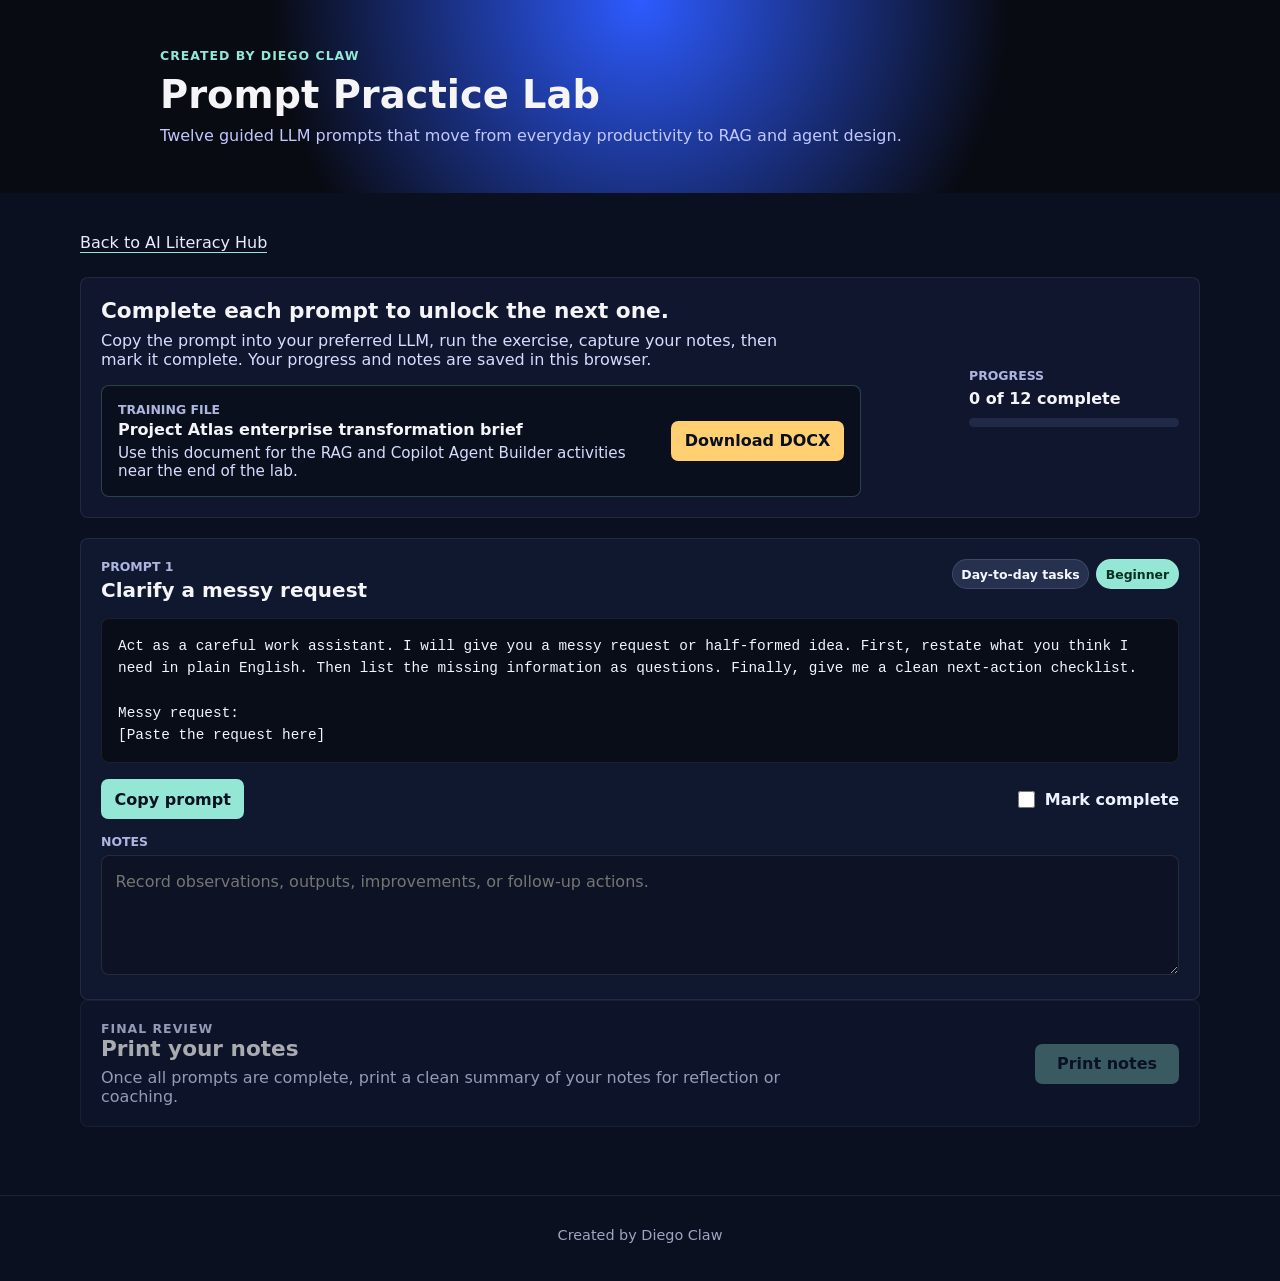
<file: prompt-library/index.html>
<!DOCTYPE html>
<html lang="en">
<head>
  <meta charset="UTF-8" />
  <meta name="viewport" content="width=device-width, initial-scale=1.0" />
  <title>Prompt Library | AI Literacy Hub</title>
  <link rel="stylesheet" href="lab.css" />
</head>
<body>
  <header class="site-header lab-header">
    <div class="container">
      <p class="eyebrow">Created by Diego Claw</p>
      <h1>Prompt Practice Lab</h1>
      <p class="tagline">Twelve guided LLM prompts that move from everyday productivity to RAG and agent design.</p>
    </div>
  </header>

  <main class="container lab-shell">
    <nav class="page-nav" aria-label="Training pages">
      <a href="/ai-literacy-hub/">Back to AI Literacy Hub</a>
    </nav>

    <section class="lab-intro" aria-labelledby="lab-intro-heading">
      <div>
        <h2 id="lab-intro-heading">Complete each prompt to unlock the next one.</h2>
        <p>
          Copy the prompt into your preferred LLM, run the exercise, capture your notes, then mark it complete.
          Your progress and notes are saved in this browser.
        </p>
        <div class="resource-card">
          <div>
            <span class="step-label">Training file</span>
            <strong>Project Atlas enterprise transformation brief</strong>
            <p>Use this document for the RAG and Copilot Agent Builder activities near the end of the lab.</p>
          </div>
          <a class="download-link" href="assets/project-atlas-rag-training.docx" download>Download DOCX</a>
        </div>
      </div>
      <div class="progress-panel" aria-live="polite">
        <span class="progress-label">Progress</span>
        <strong id="progress-count">0 of 12 complete</strong>
        <div class="progress-track" aria-hidden="true">
          <span id="progress-bar"></span>
        </div>
      </div>
    </section>

    <section class="prompt-list" id="prompt-list" aria-label="Prompt exercises"></section>

    <section class="final-panel locked" id="final-panel" aria-labelledby="final-heading">
      <div>
        <p class="eyebrow">Final review</p>
        <h2 id="final-heading">Print your notes</h2>
        <p>Once all prompts are complete, print a clean summary of your notes for reflection or coaching.</p>
      </div>
      <button class="primary-action" id="print-notes" type="button" disabled>Print notes</button>
    </section>
  </main>

  <footer class="site-footer">
    <div class="container">
      <p>Created by Diego Claw</p>
    </div>
  </footer>

  <script>
    const prompts = [
      {
        title: "Clarify a messy request",
        category: "Day-to-day tasks",
        level: "Beginner",
        prompt: `Act as a careful work assistant. I will give you a messy request or half-formed idea. First, restate what you think I need in plain English. Then list the missing information as questions. Finally, give me a clean next-action checklist.\n\nMessy request:\n[Paste the request here]`
      },
      {
        title: "Turn notes into an action plan",
        category: "Day-to-day tasks",
        level: "Beginner",
        prompt: `Convert the notes below into a practical action plan. Group actions by owner, deadline, and dependency. Highlight unclear items and suggest the next conversation needed to resolve them.\n\nNotes:\n[Paste notes here]`
      },
      {
        title: "Write a stakeholder update",
        category: "Day-to-day tasks",
        level: "Beginner",
        prompt: `Draft a concise stakeholder update from the information below. Use this structure: current status, what changed, risks or blockers, decisions needed, next steps. Keep the tone professional and direct.\n\nContext:\n[Paste context here]`
      },
      {
        title: "Compare options with trade-offs",
        category: "Decision support",
        level: "Beginner",
        prompt: `Help me compare these options. Create a table with benefits, risks, cost or effort, dependencies, and best-fit scenario. End with a recommendation and the assumptions behind it.\n\nDecision:\n[Describe the decision]\n\nOptions:\n[List options]`
      },
      {
        title: "Map a current workflow",
        category: "Redefining workflows",
        level: "Intermediate",
        prompt: `Act as a business process analyst. Map the workflow below into steps, inputs, outputs, handoffs, systems used, pain points, and rework loops. Then identify the three highest-value opportunities for AI assistance.\n\nWorkflow:\n[Describe the workflow]`
      },
      {
        title: "Redesign a workflow with AI",
        category: "Redefining workflows",
        level: "Intermediate",
        prompt: `Redesign this workflow using AI as a practical assistant, not a magic replacement. For each step, show what humans do, what AI does, required data, approval points, risks, and a simple pilot version we could test in two weeks.\n\nCurrent workflow:\n[Paste workflow]`
      },
      {
        title: "Use AI as a thought partner",
        category: "Thought partner",
        level: "Intermediate",
        prompt: `Act as my thought partner. Challenge my idea constructively. Identify weak assumptions, missing stakeholders, unintended consequences, and better alternatives. Ask up to five sharp questions before giving advice.\n\nIdea:\n[Paste idea]`
      },
      {
        title: "Run a pre-mortem",
        category: "Thought partner",
        level: "Intermediate",
        prompt: `Run a pre-mortem for this initiative. Assume it failed six months from now. List the most likely reasons, early warning signs, prevention actions, and recovery actions. Separate technical, people, process, and governance risks.\n\nInitiative:\n[Describe initiative]`
      },
      {
        title: "Design a reusable prompt pattern",
        category: "Prompt engineering",
        level: "Intermediate",
        prompt: `Create a reusable prompt pattern for the task below. Include role, context, inputs, constraints, output format, quality checks, and examples of good and poor inputs. Then provide a final copy-ready prompt template.\n\nTask:\n[Describe recurring task]`
      },
      {
        title: "Plan a RAG assistant for Project Atlas",
        category: "RAG",
        level: "Advanced",
        prompt: `Use the Project Atlas enterprise transformation brief as the source document.\n\nAct as a solution architect designing a retrieval-augmented generation assistant for Project Atlas stakeholders. The assistant should help users ask grounded questions about delivery performance, collaboration issues, reporting fragmentation, Jira, ServiceNow, SAP, SharePoint, Copilot-assisted reporting, governance, risks, pilot insights, stakeholder perspectives, and the future-state vision.\n\nCreate a RAG design covering:\n1. Primary users and their top questions\n2. Knowledge-source preparation for the Project Atlas DOCX\n3. Chunking approach and useful metadata fields\n4. Retrieval strategy for executive, delivery, finance, governance, and change-management questions\n5. Answer format with citations or evidence references\n6. Permissions or access assumptions\n7. Failure handling when the document does not contain enough evidence\n8. Five example questions users should test first\n\nEnd with a short implementation checklist.`
      },
      {
        title: "Evaluate Project Atlas RAG answers",
        category: "RAG",
        level: "Advanced",
        prompt: `Use the Project Atlas enterprise transformation brief as the only trusted source.\n\nCreate an evaluation plan for a RAG assistant that answers questions about Project Atlas. Include:\n1. Ten test questions that cover executive overview, current state, root causes, objectives, solution architecture, roadmap, financials, risks, pilot insights, governance, open questions, and future-state vision\n2. The evidence each answer should retrieve from the document\n3. Pass or fail criteria for groundedness, completeness, and usefulness\n4. Hallucination checks for facts not present in the brief\n5. Citation or source-reference checks\n6. A rule for when the assistant should say it does not know\n7. A scoring rubric from 1 to 5\n\nReturn the evaluation plan as a table, then list the three highest-risk failure modes.`
      },
      {
        title: "Build a Project Atlas agent in Copilot Agent Builder",
        category: "Copilot Agent Builder",
        level: "Advanced",
        prompt: `You are helping me create a Microsoft Copilot Agent Builder agent using the Project Atlas enterprise transformation brief as the uploaded knowledge file.\n\nDesign the agent setup for me. Include:\n1. A clear agent name and purpose\n2. The exact system prompt/instructions the agent should use\n3. What the agent should and should not answer\n4. How the agent should use the uploaded Project Atlas file as its grounding source\n5. Starter prompts for users, including executive, delivery team, change manager, and data/governance perspectives\n6. Conversation flow for answering a user question, asking clarifying questions, citing evidence, and escalating uncertainty\n7. Security, privacy, and responsible-AI guardrails\n8. A test checklist before launch\n\nThe agent should help users understand Project Atlas, generate grounded summaries, identify risks, prepare stakeholder briefings, and explore implementation decisions without inventing facts outside the uploaded file.`
      }
    ];

    const stateKey = "promptLabProjectAtlasState";
    const levelClass = { Beginner: "level-beginner", Intermediate: "level-intermediate", Advanced: "level-advanced" };
    let state = loadState();

    function loadState() {
      const fallback = prompts.map(() => ({ complete: false, notes: "" }));
      try {
        const saved = JSON.parse(localStorage.getItem(stateKey));
        if (!Array.isArray(saved)) return fallback;
        return prompts.map((_, index) => ({
          complete: Boolean(saved[index]?.complete),
          notes: saved[index]?.notes || ""
        }));
      } catch {
        return fallback;
      }
    }

    function saveState() {
      localStorage.setItem(stateKey, JSON.stringify(state));
    }

    function firstIncompleteIndex() {
      const index = state.findIndex((item) => !item.complete);
      return index === -1 ? prompts.length : index;
    }

    function isUnlocked(index) {
      return index <= firstIncompleteIndex();
    }

    function escapeHtml(value) {
      return String(value).replace(/[&<>"']/g, (character) => ({
        "&": "&amp;",
        "<": "&lt;",
        ">": "&gt;",
        '"': "&quot;",
        "'": "&#39;"
      })[character]);
    }

    async function copyText(value) {
      if (navigator.clipboard?.writeText) {
        await navigator.clipboard.writeText(value);
        return;
      }

      const helper = document.createElement("textarea");
      helper.value = value;
      helper.setAttribute("readonly", "");
      helper.style.position = "fixed";
      helper.style.top = "-9999px";
      document.body.appendChild(helper);
      helper.select();
      const copied = document.execCommand("copy");
      helper.remove();
      if (!copied) throw new Error("Copy command failed");
    }

    function renderPrompts() {
      const list = document.getElementById("prompt-list");
      list.innerHTML = "";
      const visibleUntil = firstIncompleteIndex();

      prompts.forEach((item, index) => {
        if (index > visibleUntil) return;

        const unlocked = isUnlocked(index);
        const article = document.createElement("article");
        article.className = `prompt-card ${state[index].complete ? "is-complete" : ""}`;

        article.innerHTML = `
          <div class="prompt-card-header">
            <div>
              <span class="step-label">Prompt ${index + 1}</span>
              <h3>${escapeHtml(item.title)}</h3>
            </div>
            <div class="tag-row">
              <span class="tag">${escapeHtml(item.category)}</span>
              <span class="tag ${levelClass[item.level]}">${escapeHtml(item.level)}</span>
            </div>
          </div>
          <div class="prompt-body">
            <pre>${escapeHtml(item.prompt)}</pre>
          </div>
          <div class="prompt-actions">
            <button type="button" class="copy-button" data-index="${index}" ${unlocked ? "" : "disabled"}>Copy prompt</button>
            <label class="complete-control">
              <input type="checkbox" data-index="${index}" ${state[index].complete ? "checked" : ""} ${unlocked ? "" : "disabled"} />
              Mark complete
            </label>
          </div>
          <label class="notes-label" for="notes-${index}">Notes</label>
          <textarea id="notes-${index}" data-index="${index}" placeholder="Record observations, outputs, improvements, or follow-up actions.">${escapeHtml(state[index].notes)}</textarea>
        `;

        list.appendChild(article);
      });

      bindEvents();
      updateProgress();
    }

    function bindEvents() {
      document.querySelectorAll(".copy-button").forEach((button) => {
        button.addEventListener("click", async (event) => {
          const index = Number(event.currentTarget.dataset.index);
          try {
            await copyText(prompts[index].prompt);
            event.currentTarget.textContent = "Copied";
            setTimeout(() => {
              event.currentTarget.textContent = "Copy prompt";
            }, 1400);
          } catch {
            event.currentTarget.textContent = "Copy failed";
          }
        });
      });

      document.querySelectorAll(".complete-control input").forEach((checkbox) => {
        checkbox.addEventListener("change", (event) => {
          const index = Number(event.currentTarget.dataset.index);
          state[index].complete = event.currentTarget.checked;
          if (!event.currentTarget.checked) {
            for (let next = index + 1; next < state.length; next += 1) {
              state[next].complete = false;
            }
          }
          saveState();
          renderPrompts();
        });
      });

      document.querySelectorAll("textarea").forEach((textarea) => {
        textarea.addEventListener("input", (event) => {
          const index = Number(event.currentTarget.dataset.index);
          state[index].notes = event.currentTarget.value;
          saveState();
        });
      });
    }

    function updateProgress() {
      const complete = state.filter((item) => item.complete).length;
      const percentage = (complete / prompts.length) * 100;
      document.getElementById("progress-count").textContent = `${complete} of ${prompts.length} complete`;
      document.getElementById("progress-bar").style.width = `${percentage}%`;

      const finalPanel = document.getElementById("final-panel");
      const printButton = document.getElementById("print-notes");
      const finished = complete === prompts.length;
      finalPanel.classList.toggle("locked", !finished);
      printButton.disabled = !finished;
    }

    document.getElementById("print-notes").addEventListener("click", () => {
      window.print();
    });

    renderPrompts();
  </script>
</body>
</html>
</file>
<file: prompt-library/lab.css>
* {
  box-sizing: border-box;
}

body {
  margin: 0;
  font-family: system-ui, -apple-system, BlinkMacSystemFont, "Segoe UI", sans-serif;
  background: #0b1020;
  color: #f5f5f7;
}

.container {
  width: 90%;
  max-width: 960px;
  margin: 0 auto;
}

.site-header {
  background: radial-gradient(circle at top, #2d5bff, #090b13 55%);
  padding: 3rem 0 2rem;
  text-align: center;
}

.site-header h1 {
  margin: 0;
  font-size: 2.4rem;
}

.tagline {
  margin-top: 0.6rem;
  color: #c2c7ff;
}

.eyebrow {
  margin: 0 0 0.55rem;
  color: #93e7d4;
  font-size: 0.78rem;
  font-weight: 700;
  letter-spacing: 0.08em;
  text-transform: uppercase;
}

main {
  padding: 2.5rem 0 3rem;
}

.page-nav {
  display: flex;
  gap: 0.75rem;
  margin-bottom: 1.5rem;
}

.page-nav a {
  color: #e9edff;
  text-decoration: none;
  border-bottom: 1px solid #93e7d4;
}

.page-nav a:hover {
  color: #93e7d4;
}

.hero {
  margin-bottom: 2rem;
  padding: 1.5rem 1.75rem;
  border-radius: 0.75rem;
  background: rgba(22, 30, 60, 0.9);
  border: 1px solid rgba(255, 255, 255, 0.06);
}

.hero h2 {
  margin-top: 0;
}

.section {
  margin-bottom: 2.5rem;
}

.section h3 {
  margin-bottom: 0.75rem;
}

.section ul {
  margin: 0.25rem 0 0;
  padding-left: 1.25rem;
}

.columns {
  display: flex;
  flex-wrap: wrap;
  gap: 1rem;
}

.column {
  flex: 1 1 220px;
  padding: 1rem 1.25rem;
  border-radius: 0.75rem;
  background: rgba(18, 25, 50, 0.85);
  border: 1px solid rgba(255, 255, 255, 0.05);
}

.column h4 {
  margin-top: 0;
}

.contact ul {
  list-style: none;
  padding-left: 0;
}

.contact li::before {
  content: "•";
  color: #ffb347;
  display: inline-block;
  width: 1em;
  margin-left: 0;
}

.site-footer {
  border-top: 1px solid rgba(255, 255, 255, 0.08);
  padding: 1rem 0 1.5rem;
  text-align: center;
  color: #a0a4c2;
  font-size: 0.9rem;
}

.lab-header {
  text-align: left;
}

.lab-shell {
  max-width: 1120px;
}

.lab-intro,
.final-panel {
  display: flex;
  align-items: center;
  justify-content: space-between;
  gap: 1.5rem;
  margin-bottom: 1.25rem;
  padding: 1.25rem;
  border: 1px solid rgba(255, 255, 255, 0.08);
  border-radius: 0.5rem;
  background: rgba(16, 24, 48, 0.9);
}

.lab-intro h2,
.final-panel h2 {
  margin: 0 0 0.45rem;
  font-size: 1.35rem;
}

.lab-intro p,
.final-panel p {
  max-width: 720px;
  margin: 0;
  color: #d7dcff;
}

.resource-card {
  display: flex;
  align-items: center;
  justify-content: space-between;
  gap: 1rem;
  max-width: 760px;
  margin-top: 1rem;
  padding: 1rem;
  border: 1px solid rgba(147, 231, 212, 0.24);
  border-radius: 0.5rem;
  background: rgba(9, 13, 24, 0.72);
}

.resource-card strong {
  display: block;
  margin: 0.2rem 0 0.35rem;
}

.resource-card p {
  font-size: 0.95rem;
}

.download-link {
  flex: 0 0 auto;
  min-height: 2.5rem;
  display: inline-flex;
  align-items: center;
  justify-content: center;
  border-radius: 0.45rem;
  padding: 0.55rem 0.85rem;
  color: #081020;
  background: #ffcf72;
  font-weight: 800;
  text-decoration: none;
}

.download-link:hover {
  background: #93e7d4;
}

.progress-panel {
  min-width: 210px;
}

.progress-label,
.step-label,
.notes-label {
  display: block;
  color: #aeb6df;
  font-size: 0.78rem;
  font-weight: 700;
  text-transform: uppercase;
}

.progress-panel strong {
  display: block;
  margin: 0.35rem 0 0.65rem;
}

.progress-track {
  height: 0.55rem;
  overflow: hidden;
  border-radius: 999px;
  background: #202945;
}

.progress-track span {
  display: block;
  width: 0;
  height: 100%;
  border-radius: inherit;
  background: linear-gradient(90deg, #93e7d4, #ffcf72);
  transition: width 180ms ease;
}

.prompt-list {
  display: grid;
  gap: 1rem;
}

.prompt-card {
  padding: 1.25rem;
  border: 1px solid rgba(255, 255, 255, 0.08);
  border-radius: 0.5rem;
  background: rgba(18, 25, 50, 0.92);
}

.prompt-card.is-complete {
  border-color: rgba(147, 231, 212, 0.45);
}

.prompt-card.is-locked {
  opacity: 0.62;
}

.prompt-card-header {
  display: flex;
  align-items: flex-start;
  justify-content: space-between;
  gap: 1rem;
}

.prompt-card h3 {
  margin: 0.2rem 0 0;
  font-size: 1.25rem;
}

.tag-row {
  display: flex;
  flex-wrap: wrap;
  justify-content: flex-end;
  gap: 0.4rem;
}

.tag {
  display: inline-flex;
  align-items: center;
  min-height: 1.85rem;
  padding: 0.25rem 0.55rem;
  border: 1px solid rgba(255, 255, 255, 0.12);
  border-radius: 999px;
  color: #f6f7ff;
  background: #26304f;
  font-size: 0.78rem;
  font-weight: 700;
}

.level-beginner {
  color: #082f25;
  background: #93e7d4;
}

.level-intermediate {
  color: #2f2100;
  background: #ffcf72;
}

.level-advanced {
  color: #fff4f4;
  background: #b94b63;
}

.prompt-body {
  margin: 1rem 0;
  border: 1px solid rgba(255, 255, 255, 0.08);
  border-radius: 0.5rem;
  background: #090d18;
}

.prompt-body pre {
  max-height: 16rem;
  margin: 0;
  overflow: auto;
  padding: 1rem;
  color: #f2f5ff;
  font-family: "SFMono-Regular", Consolas, "Liberation Mono", monospace;
  font-size: 0.9rem;
  line-height: 1.55;
  white-space: pre-wrap;
}

.prompt-actions {
  display: flex;
  align-items: center;
  justify-content: space-between;
  gap: 1rem;
  margin-bottom: 0.9rem;
}

button,
.complete-control {
  min-height: 2.5rem;
  border-radius: 0.45rem;
  font: inherit;
}

button {
  border: 0;
  padding: 0.55rem 0.85rem;
  color: #081020;
  background: #93e7d4;
  font-weight: 800;
  cursor: pointer;
}

button:hover:not(:disabled) {
  background: #ffcf72;
}

button:disabled {
  cursor: not-allowed;
  opacity: 0.5;
}

.primary-action {
  min-width: 9rem;
}

.complete-control {
  display: inline-flex;
  align-items: center;
  gap: 0.45rem;
  color: #eef1ff;
  font-weight: 700;
}

.complete-control input {
  width: 1.05rem;
  height: 1.05rem;
}

.notes-label {
  margin-bottom: 0.4rem;
}

textarea {
  width: 100%;
  min-height: 7.5rem;
  resize: vertical;
  border: 1px solid rgba(255, 255, 255, 0.1);
  border-radius: 0.5rem;
  padding: 0.85rem;
  color: #f8f9ff;
  background: #0d1324;
  font: inherit;
  line-height: 1.45;
}

textarea:focus,
button:focus-visible,
a:focus-visible,
input:focus-visible {
  outline: 3px solid #ffcf72;
  outline-offset: 2px;
}

.locked-message {
  margin: 0.65rem 0 0;
  color: #ffcf72;
  font-size: 0.92rem;
}

.final-panel.locked {
  opacity: 0.68;
}

@media (max-width: 640px) {
  .site-header h1 {
    font-size: 1.9rem;
  }

  .hero {
    padding: 1.25rem 1.4rem;
  }

  .lab-intro,
  .final-panel,
  .resource-card,
  .prompt-card-header,
  .prompt-actions {
    align-items: stretch;
    flex-direction: column;
  }

  .tag-row {
    justify-content: flex-start;
  }

  .progress-panel,
  .primary-action {
    width: 100%;
  }
}

@media print {
  body {
    background: #fff;
    color: #111;
  }

  .site-header,
  .site-footer,
  .page-nav,
  .resource-card,
  .lab-intro,
  .prompt-body,
  .prompt-actions,
  .locked-message,
  .final-panel {
    display: none;
  }

  main,
  .container {
    width: 100%;
    max-width: none;
    padding: 0;
  }

  .prompt-list {
    display: block;
  }

  .prompt-card,
  .prompt-card.is-locked {
    break-inside: avoid;
    margin-bottom: 1rem;
    padding: 0 0 0.8rem;
    border: 0;
    border-bottom: 1px solid #ccc;
    opacity: 1;
    background: transparent;
  }

  .prompt-card-header {
    display: block;
  }

  .tag {
    border: 1px solid #777;
    color: #111;
    background: #fff;
  }

  textarea {
    min-height: 0;
    border: 0;
    padding: 0;
    color: #111;
    background: #fff;
  }
}
</file>
